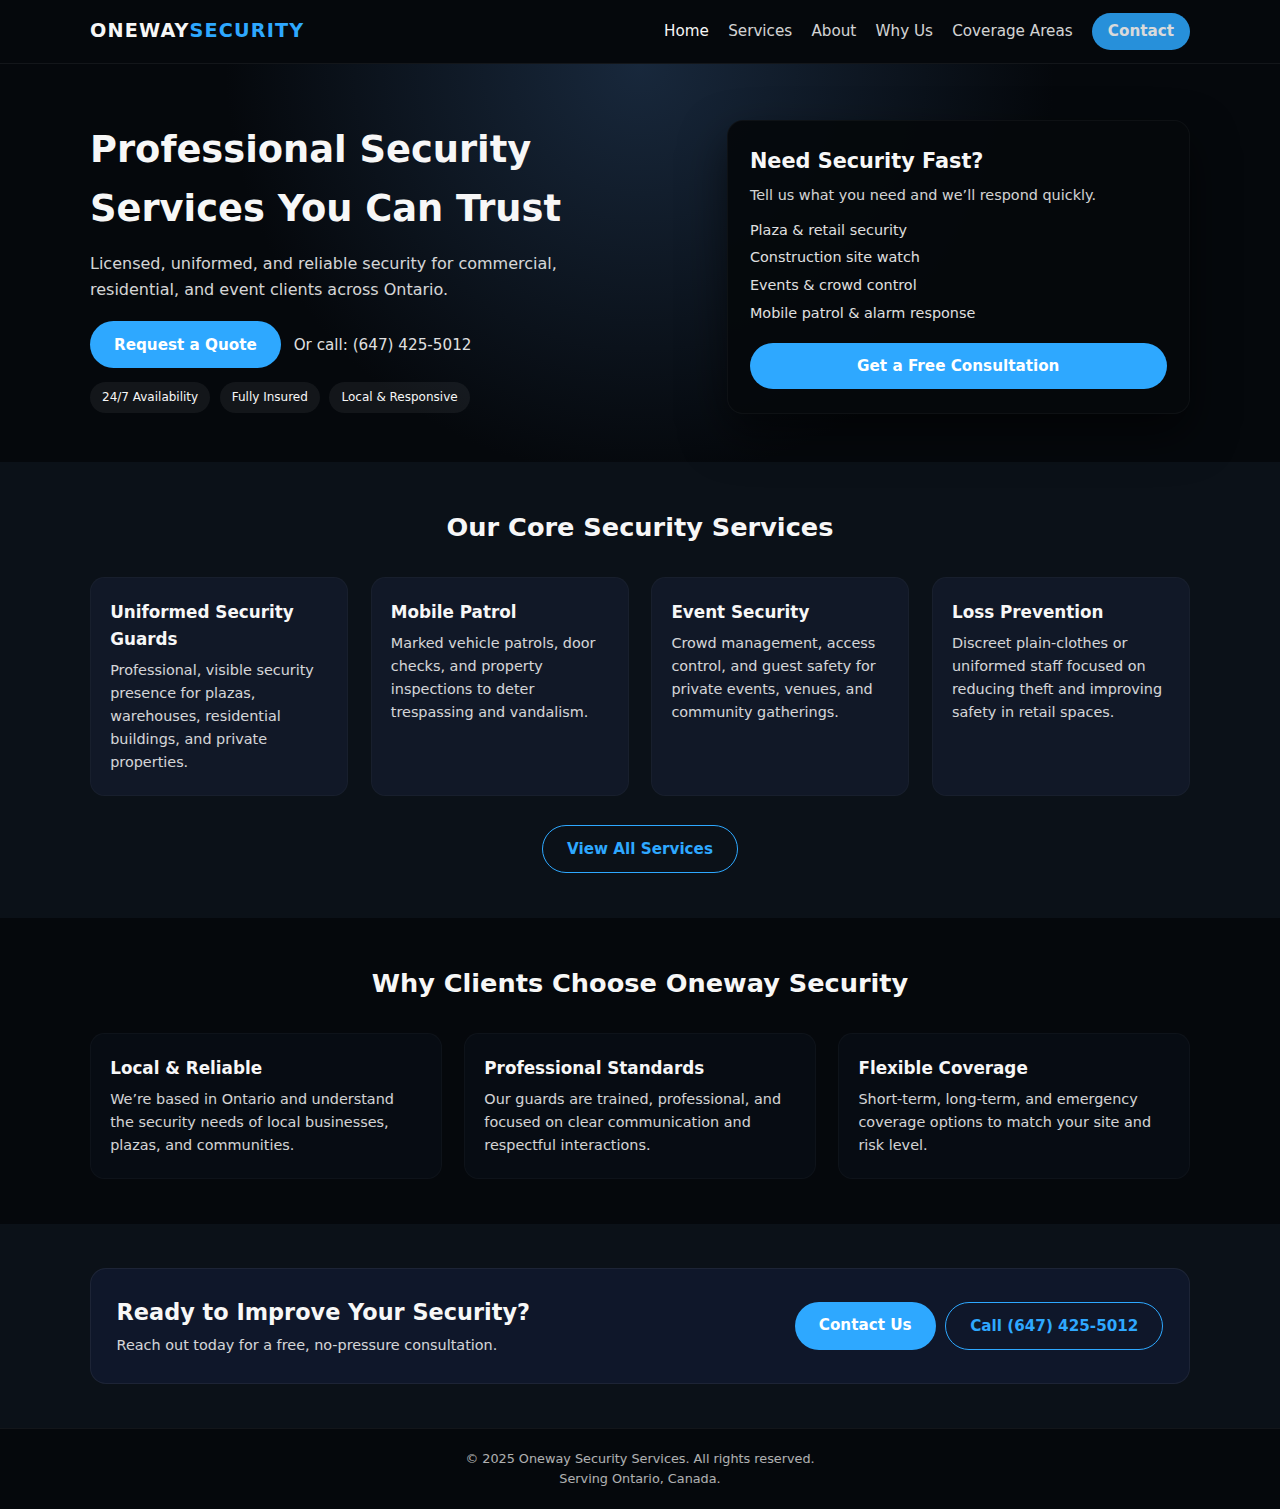
<file: index.html>
<!DOCTYPE html>
<html lang="en">
<head>
  <meta charset="UTF-8" />
  <meta name="viewport" content="width=device-width, initial-scale=1.0" />
  <title>Oneway Security Services | Professional Security in Ontario</title>

  <meta name="description" content="Oneway Security Services provides professional security guards, mobile patrol, event security, and property protection across Ontario. Reliable, licensed, and trusted." />

  <link rel="stylesheet" href="style.css" />
</head>
<body>
  <!-- HEADER -->
  <header class="site-header">
    <div class="container header-inner">
      <div class="logo">Oneway<span>Security</span></div>

      <button class="nav-toggle" aria-label="Toggle navigation">
        ☰
      </button>

      <nav class="site-nav">
        <a href="index.html" class="active">Home</a>
        <a href="services.html">Services</a>
        <a href="about.html">About</a>
        <a href="why-us.html">Why Us</a>
        <a href="coverage.html">Coverage Areas</a>
        <a href="contact.html" class="btn btn-small">Contact</a>
      </nav>
    </div>
  </header>

  <!-- HERO -->
  <section class="hero">
    <div class="container hero-inner">
      <div class="hero-text">
        <h1>Professional Security Services You Can Trust</h1>
        <p>
          Licensed, uniformed, and reliable security for commercial, residential, and event clients across Ontario.
        </p>
        <div class="hero-actions">
          <a href="contact.html" class="btn">Request a Quote</a>
          <a href="tel:6474255012" class="hero-call">Or call: (647) 425-5012</a>
        </div>

        <div class="hero-badges">
          <span>24/7 Availability</span>
          <span>Fully Insured</span>
          <span>Local & Responsive</span>
        </div>
      </div>

      <div class="hero-card">
        <h2>Need Security Fast?</h2>
        <p>Tell us what you need and we’ll respond quickly.</p>
        <ul>
          <li>Plaza & retail security</li>
          <li>Construction site watch</li>
          <li>Events & crowd control</li>
          <li>Mobile patrol & alarm response</li>
        </ul>
        <a href="contact.html" class="btn btn-full-width">Get a Free Consultation</a>
      </div>
    </div>
  </section>

  <!-- SERVICES PREVIEW -->
  <section class="section">
    <div class="container">
      <h2 class="section-title">Our Core Security Services</h2>

      <div class="grid">
        <article class="card">
          <h3>Uniformed Security Guards</h3>
          <p>
            Professional, visible security presence for plazas, warehouses, residential buildings, and private properties.
          </p>
        </article>

        <article class="card">
          <h3>Mobile Patrol</h3>
          <p>
            Marked vehicle patrols, door checks, and property inspections to deter trespassing and vandalism.
          </p>
        </article>

        <article class="card">
          <h3>Event Security</h3>
          <p>
            Crowd management, access control, and guest safety for private events, venues, and community gatherings.
          </p>
        </article>

        <article class="card">
          <h3>Loss Prevention</h3>
          <p>
            Discreet plain-clothes or uniformed staff focused on reducing theft and improving safety in retail spaces.
          </p>
        </article>
      </div>

      <div class="section-cta">
        <a href="services.html" class="btn btn-outline">View All Services</a>
      </div>
    </div>
  </section>

  <!-- WHY CHOOSE US -->
  <section class="section section-dark">
    <div class="container">
      <h2 class="section-title">Why Clients Choose Oneway Security</h2>
      <div class="grid grid-3">
        <div class="card card-dark">
          <h3>Local & Reliable</h3>
          <p>
            We’re based in Ontario and understand the security needs of local businesses, plazas, and communities.
          </p>
        </div>
        <div class="card card-dark">
          <h3>Professional Standards</h3>
          <p>
            Our guards are trained, professional, and focused on clear communication and respectful interactions.
          </p>
        </div>
        <div class="card card-dark">
          <h3>Flexible Coverage</h3>
          <p>
            Short-term, long-term, and emergency coverage options to match your site and risk level.
          </p>
        </div>
      </div>
    </div>
  </section>

  <!-- CONTACT CTA -->
  <section class="section">
    <div class="container contact-banner">
      <div>
        <h2>Ready to Improve Your Security?</h2>
        <p>Reach out today for a free, no-pressure consultation.</p>
      </div>
      <div class="contact-banner-actions">
        <a href="contact.html" class="btn">Contact Us</a>
        <a href="tel:6474255012" class="btn btn-outline">Call (647) 425-5012</a>
      </div>
    </div>
  </section>

  <!-- FOOTER -->
  <footer class="site-footer">
    <div class="container footer-inner">
      <p>© 2025 Oneway Security Services. All rights reserved.</p>
      <p>Serving Ontario, Canada.</p>
    </div>
  </footer>

  <script>
    // Simple mobile nav toggle
    const navToggle = document.querySelector('.nav-toggle');
    const nav = document.querySelector('.site-nav');

    if (navToggle && nav) {
      navToggle.addEventListener('click', () => {
        nav.classList.toggle('nav-open');
      });
    }
  </script>
</body>
</html>
</file>
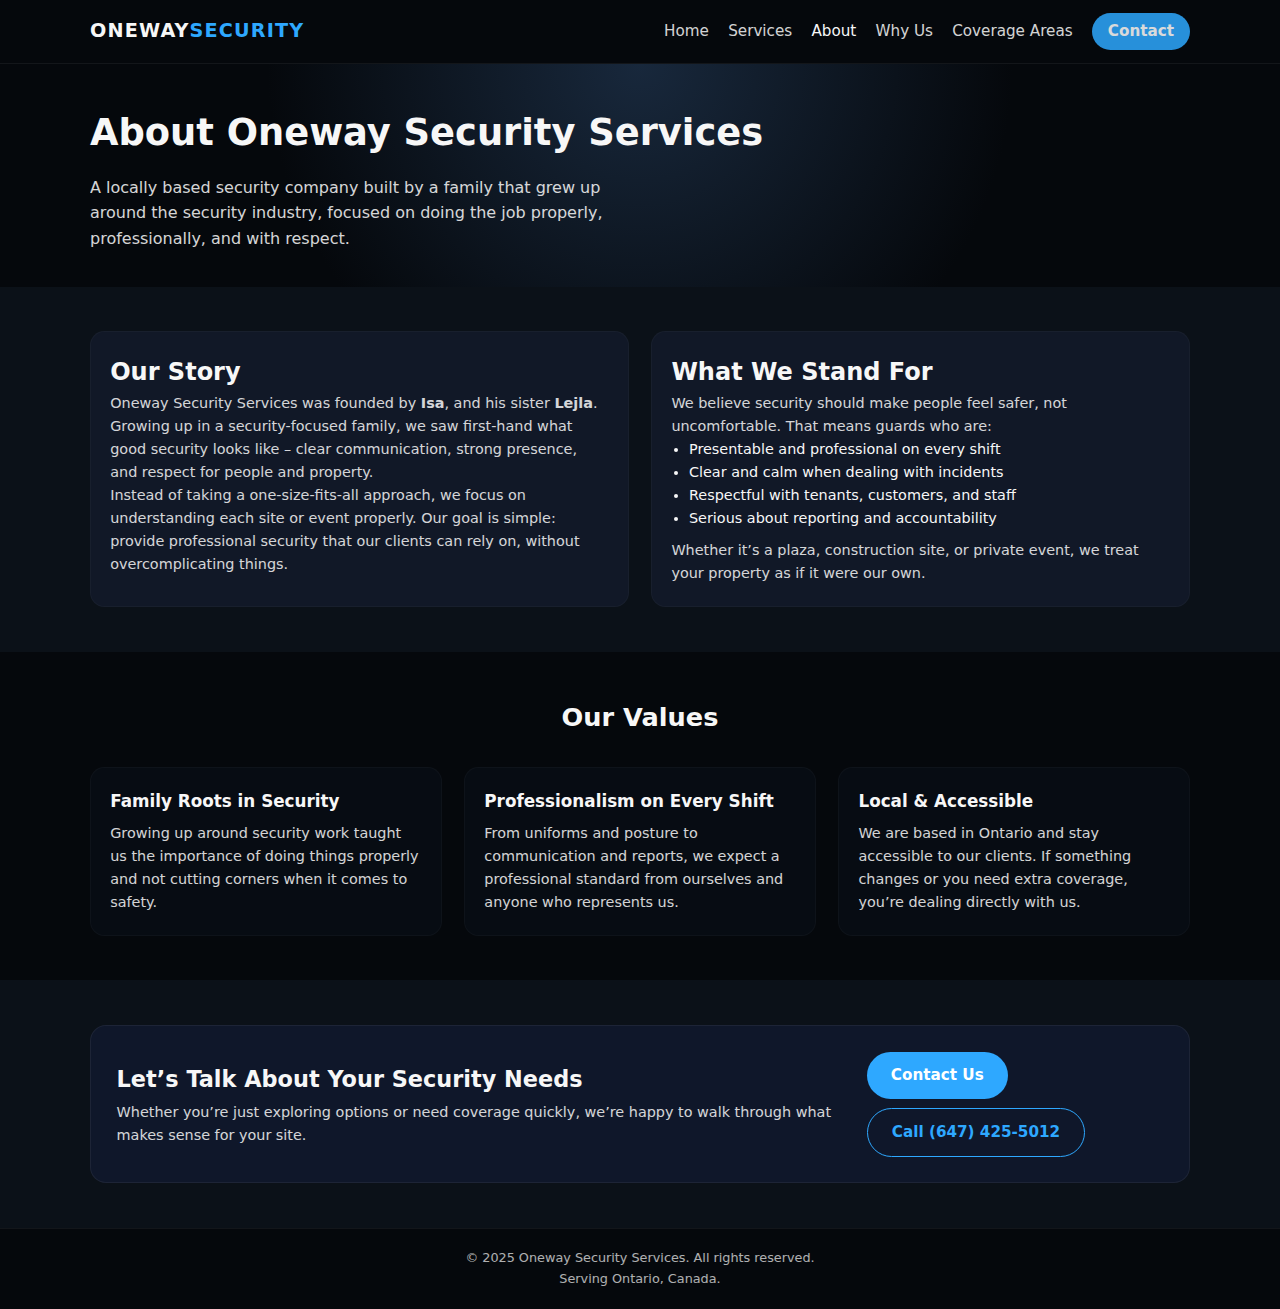
<file: about.html>
<!DOCTYPE html>
<html lang="en">
<head>
  <meta charset="UTF-8" />
  <meta name="viewport" content="width=device-width, initial-scale=1.0" />
  <title>About | Oneway Security Services</title>

  <meta name="description" content="Learn about Oneway Security Services, founded by Isa and supported by his sister Lejla, coming from a security-focused family and committed to professional protection across Ontario." />

  <link rel="stylesheet" href="style.css" />
</head>
<body>
  <!-- HEADER -->
  <header class="site-header">
    <div class="container header-inner">
      <div class="logo">Oneway<span>Security</span></div>

      <button class="nav-toggle" aria-label="Toggle navigation">
        ☰
      </button>

      <nav class="site-nav">
        <a href="index.html">Home</a>
        <a href="services.html">Services</a>
        <a href="about.html" class="active">About</a>
        <a href="why-us.html">Why Us</a>
        <a href="coverage.html">Coverage Areas</a>
        <a href="contact.html" class="btn btn-small">Contact</a>
      </nav>
    </div>
  </header>

  <!-- HERO / TITLE -->
  <section class="hero" style="padding: 2.5rem 0 2.2rem;">
    <div class="container">
      <div class="hero-text">
        <h1>About Oneway Security Services</h1>
        <p>
          A locally based security company built by a family that grew up around the security industry, focused on doing the job properly, professionally, and with respect.
        </p>
      </div>
    </div>
  </section>

  <!-- STORY -->
  <section class="section">
    <div class="container">
      <div class="grid">
        <article class="card">
          <h2>Our Story</h2>
          <p>
            Oneway Security Services was founded by <strong>Isa</strong>, and his sister <strong>Lejla</strong>.
            Growing up in a security-focused family, we saw first-hand what good security looks like – clear communication, strong presence, and respect for people and property.
          </p>
          <p>
            Instead of taking a one-size-fits-all approach, we focus on understanding each site or event properly.
            Our goal is simple: provide professional security that our clients can rely on, without overcomplicating things.
          </p>
        </article>

        <article class="card">
          <h2>What We Stand For</h2>
          <p>
            We believe security should make people feel safer, not uncomfortable. That means guards who are:
          </p>
          <ul style="margin-left: 1.1rem; font-size: 0.9rem;">
            <li>Presentable and professional on every shift</li>
            <li>Clear and calm when dealing with incidents</li>
            <li>Respectful with tenants, customers, and staff</li>
            <li>Serious about reporting and accountability</li>
          </ul>
          <p style="margin-top: 0.6rem;">
            Whether it’s a plaza, construction site, or private event, we treat your property as if it were our own.
          </p>
        </article>
      </div>
    </div>
  </section>

  <!-- VALUES -->
  <section class="section section-dark">
    <div class="container">
      <h2 class="section-title">Our Values</h2>
      <div class="grid grid-3">
        <article class="card card-dark">
          <h3>Family Roots in Security</h3>
          <p>
            Growing up around security work taught us the importance of doing things properly and not cutting corners when it comes to safety.
          </p>
        </article>

        <article class="card card-dark">
          <h3>Professionalism on Every Shift</h3>
          <p>
            From uniforms and posture to communication and reports, we expect a professional standard from ourselves and anyone who represents us.
          </p>
        </article>

        <article class="card card-dark">
          <h3>Local & Accessible</h3>
          <p>
            We are based in Ontario and stay accessible to our clients. If something changes or you need extra coverage, you’re dealing directly with us.
          </p>
        </article>
      </div>
    </div>
  </section>

  <!-- CTA -->
  <section class="section">
    <div class="container contact-banner">
      <div>
        <h2>Let’s Talk About Your Security Needs</h2>
        <p>
          Whether you’re just exploring options or need coverage quickly, we’re happy to walk through what makes sense for your site.
        </p>
      </div>
      <div class="contact-banner-actions">
        <a href="contact.html" class="btn">Contact Us</a>
        <a href="tel:6474255012" class="btn btn-outline">Call (647) 425-5012</a>
      </div>
    </div>
  </section>

  <!-- FOOTER -->
  <footer class="site-footer">
    <div class="container footer-inner">
      <p>© 2025 Oneway Security Services. All rights reserved.</p>
      <p>Serving Ontario, Canada.</p>
    </div>
  </footer>

  <script>
    const navToggle = document.querySelector('.nav-toggle');
    const nav = document.querySelector('.site-nav');

    if (navToggle && nav) {
      navToggle.addEventListener('click', () => {
        nav.classList.toggle('nav-open');
      });
    }
  </script>
</body>
</html>
</file>
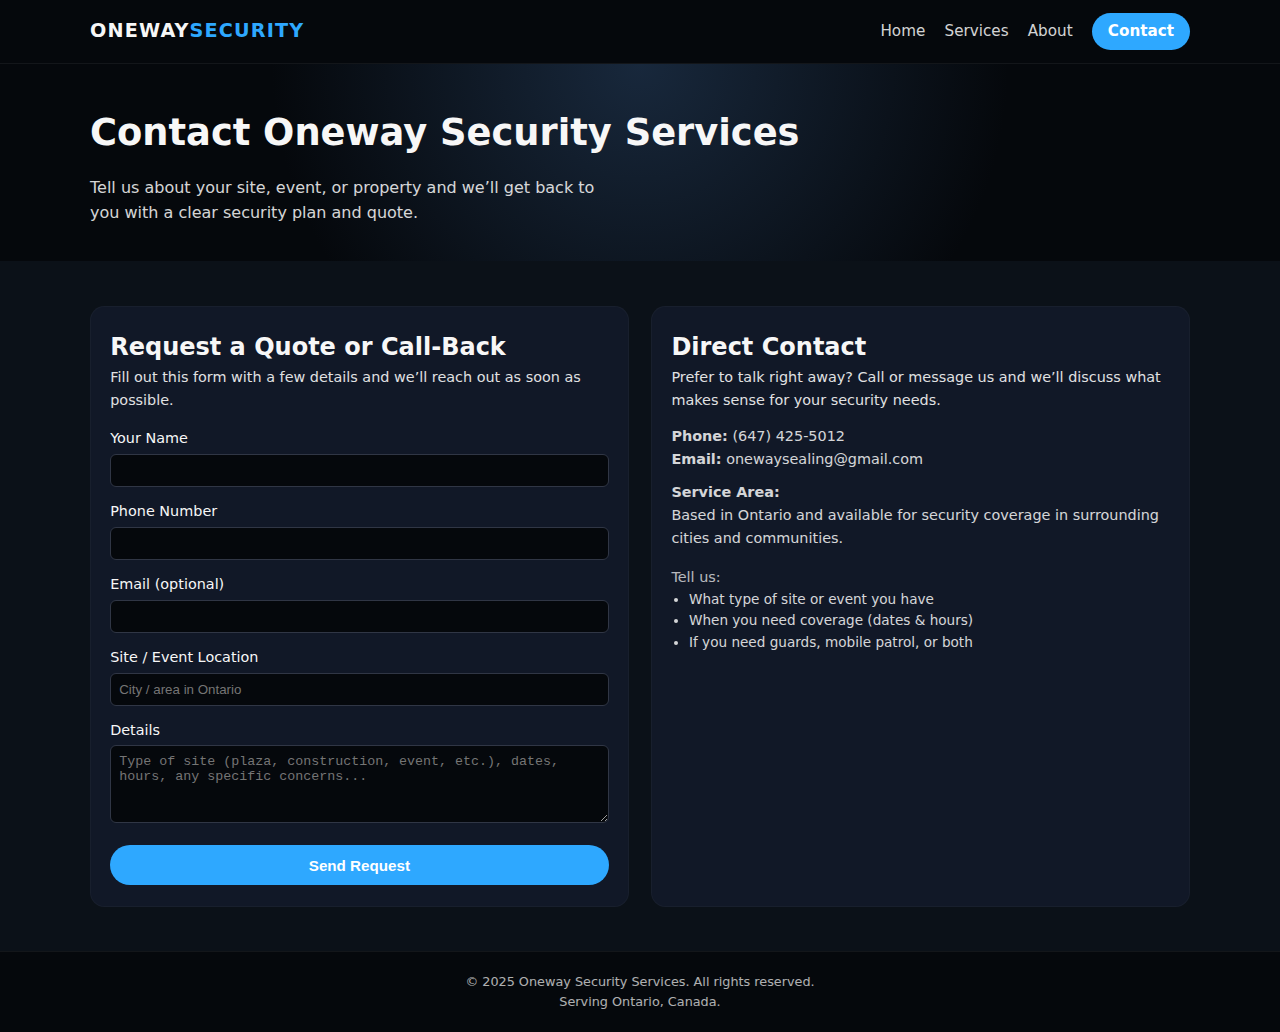
<file: contact.html>
<!DOCTYPE html>
<html lang="en">
<head>
  <meta charset="UTF-8" />
  <meta name="viewport" content="width=device-width, initial-scale=1.0" />
  <title>Contact | Oneway Security Services</title>

  <meta name="description" content="Contact Oneway Security Services for professional security guards, mobile patrol, construction site watch, and event security across Ontario." />

  <link rel="stylesheet" href="style.css" />
</head>
<body>
  <!-- HEADER -->
  <header class="site-header">
    <div class="container header-inner">
      <div class="logo">Oneway<span>Security</span></div>

      <button class="nav-toggle" aria-label="Toggle navigation">
        ☰
      </button>

      <nav class="site-nav">
        <a href="index.html">Home</a>
        <a href="services.html">Services</a>
        <a href="about.html">About</a>
        <a href="contact.html" class="active btn btn-small">Contact</a>
      </nav>
    </div>
  </header>

  <!-- HERO / TITLE -->
  <section class="hero" style="padding: 2.5rem 0 2.2rem;">
    <div class="container">
      <div class="hero-text">
        <h1>Contact Oneway Security Services</h1>
        <p>
          Tell us about your site, event, or property and we’ll get back to you with a clear security plan and quote.
        </p>
      </div>
    </div>
  </section>

  <!-- CONTACT CONTENT -->
  <section class="section">
    <div class="container">
      <div class="grid">
        <!-- CONTACT FORM -->
        <article class="card">
          <h2>Request a Quote or Call-Back</h2>
          <p style="font-size: 0.9rem; opacity: 0.9; margin-bottom: 0.8rem;">
            Fill out this form with a few details and we’ll reach out as soon as possible.
          </p>

          <!-- NOTE: replace the email below with your preferred contact email -->
         <form
  action="https://formsubmit.co/onewaysealing@gmail.com"
  method="POST"
>
  <!-- Redirect after submit -->
  <input type="hidden" name="_next" value="https://www.onewaysecurityservices.com/thankyou.html">
  <!-- Disable captcha (optional) -->
  <input type="hidden" name="_captcha" value="false">

  <div style="margin-bottom: 0.7rem;">
    <label for="name" style="font-size: 0.9rem;">Your Name</label><br />
    <input
      type="text"
      id="name"
      name="Name"
      required
      style="width: 100%; padding: 0.5rem; margin-top: 0.2rem; border-radius: 6px; border: 1px solid #303645; background:#05080c; color:#f7f7f7;"
    />
  </div>

  <div style="margin-bottom: 0.7rem;">
    <label for="phone" style="font-size: 0.9rem;">Phone Number</label><br />
    <input
      type="tel"
      id="phone"
      name="Phone"
      required
      style="width: 100%; padding: 0.5rem; margin-top: 0.2rem; border-radius: 6px; border: 1px solid #303645; background:#05080c; color:#f7f7f7;"
    />
  </div>

  <div style="margin-bottom: 0.7rem;">
    <label for="email" style="font-size: 0.9rem;">Email (optional)</label><br />
    <input
      type="email"
      id="email"
      name="Email"
      style="width: 100%; padding: 0.5rem; margin-top: 0.2rem; border-radius: 6px; border: 1px solid #303645; background:#05080c; color:#f7f7f7;"
    />
  </div>

  <div style="margin-bottom: 0.7rem;">
    <label for="location" style="font-size: 0.9rem;">Site / Event Location</label><br />
    <input
      type="text"
      id="location"
      name="Location"
      placeholder="City / area in Ontario"
      style="width: 100%; padding: 0.5rem; margin-top: 0.2rem; border-radius: 6px; border: 1px solid #303645; background:#05080c; color:#f7f7f7;"
    />
  </div>

  <div style="margin-bottom: 0.9rem;">
    <label for="details" style="font-size: 0.9rem;">Details</label><br />
    <textarea
      id="details"
      name="Details"
      rows="4"
      placeholder="Type of site (plaza, construction, event, etc.), dates, hours, any specific concerns..."
      style="width: 100%; padding: 0.5rem; margin-top: 0.2rem; border-radius: 6px; border: 1px solid #303645; background:#05080c; color:#f7f7f7; resize: vertical;"
    ></textarea>
  </div>

  <button type="submit" class="btn btn-full-width">
    Send Request
  </button>
</form>
        </article>

        <!-- CONTACT INFO -->
        <article class="card">
          <h2>Direct Contact</h2>
          <p style="font-size: 0.9rem; opacity: 0.9;">
            Prefer to talk right away? Call or message us and we’ll discuss what makes sense for your security needs.
          </p>

          <div style="margin-top: 0.8rem; font-size: 0.9rem;">
            <p><strong>Phone:</strong> <a href="tel:6474255012">(647) 425-5012</a></p>
            <p><strong>Email:</strong> <a href="mailto:onewaysealing@gmail.com">onewaysealing@gmail.com</a></p>
            <p style="margin-top: 0.6rem;">
              <strong>Service Area:</strong><br />
              Based in Ontario and available for security coverage in surrounding cities and communities.
            </p>
          </div>

          <div style="margin-top: 1rem; font-size: 0.85rem; opacity: 0.85;">
            <p>
              Tell us:
            </p>
            <ul style="margin-left: 1.1rem;">
              <li>What type of site or event you have</li>
              <li>When you need coverage (dates & hours)</li>
              <li>If you need guards, mobile patrol, or both</li>
            </ul>
          </div>
        </article>
      </div>
    </div>
  </section>

  <!-- FOOTER -->
  <footer class="site-footer">
    <div class="container footer-inner">
      <p>© 2025 Oneway Security Services. All rights reserved.</p>
      <p>Serving Ontario, Canada.</p>
    </div>
  </footer>

  <script>
    const navToggle = document.querySelector('.nav-toggle');
    const nav = document.querySelector('.site-nav');

    if (navToggle && nav) {
      navToggle.addEventListener('click', () => {
        nav.classList.toggle('nav-open');
      });
    }
  </script>
</body>
</html>
</file>
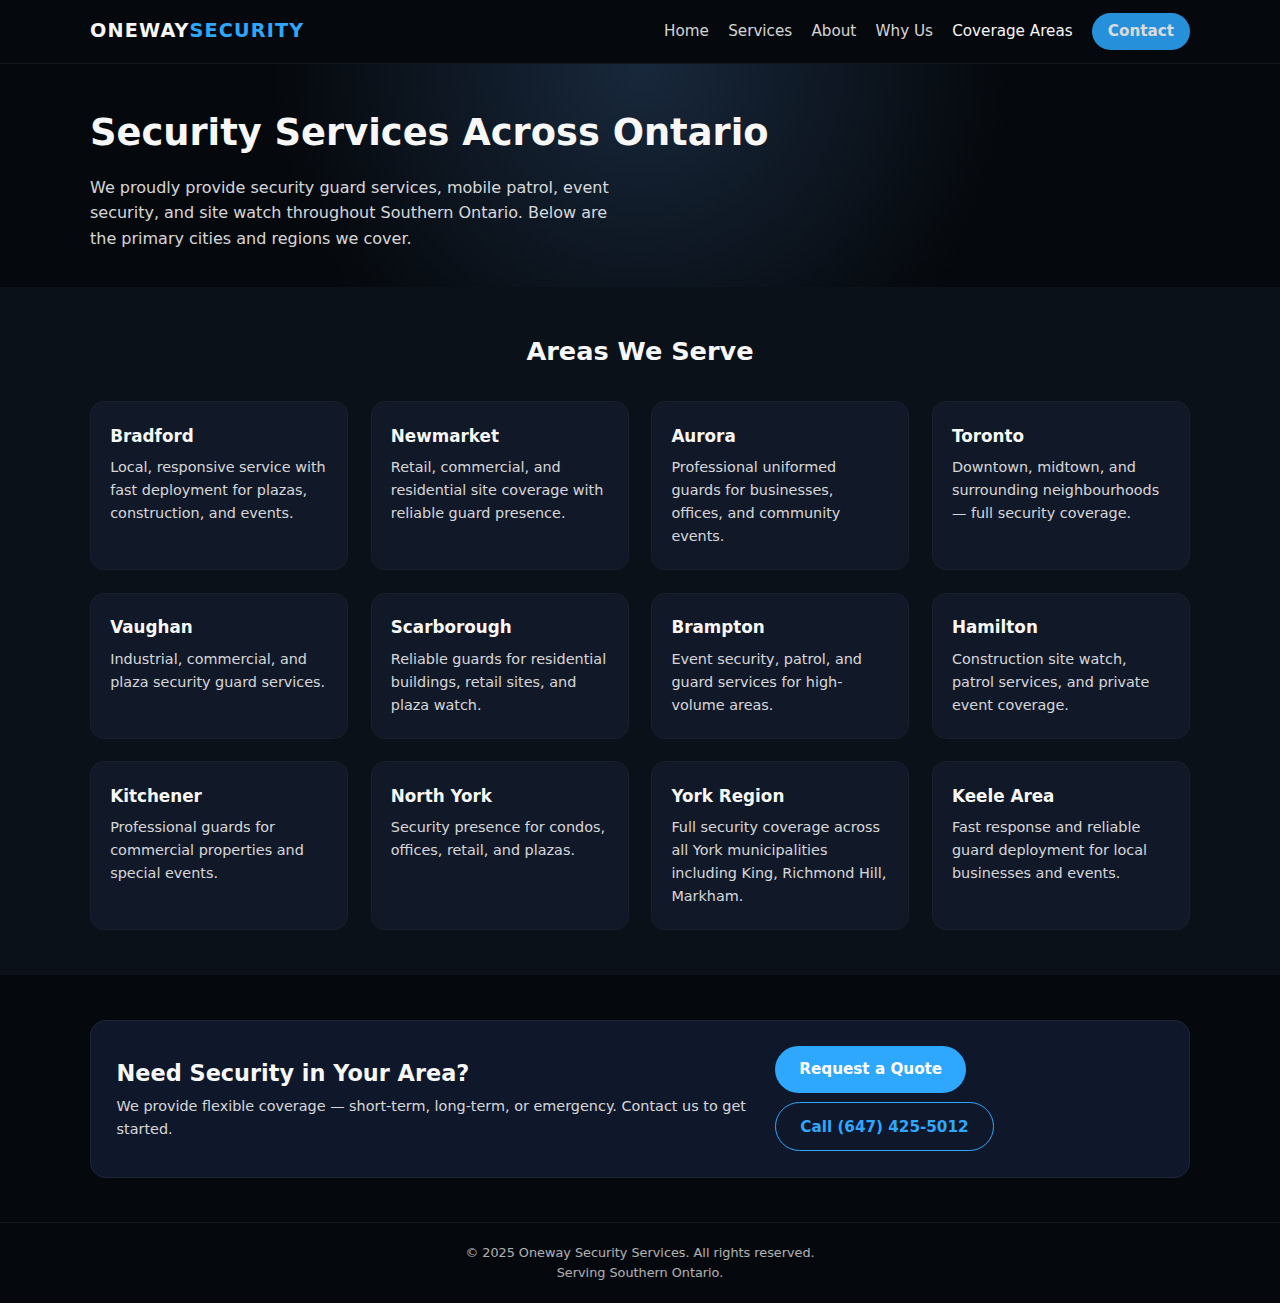
<file: coverage.html>
<!DOCTYPE html>
<html lang="en">
<head>
  <meta charset="UTF-8" />
  <meta name="viewport" content="width=device-width, initial-scale=1.0" />
  <title>Coverage Areas | Oneway Security Services</title>

  <meta name="description" content="Oneway Security Services provides professional security guard and mobile patrol coverage across Ontario including Bradford, Newmarket, Aurora, Toronto, Vaughan, Scarborough, Brampton, Hamilton, Kitchener, North York and more." />

  <link rel="stylesheet" href="style.css" />
</head>
<body>

  <!-- HEADER -->
  <header class="site-header">
    <div class="container header-inner">
      <div class="logo">Oneway<span>Security</span></div>

      <button class="nav-toggle" aria-label="Toggle navigation">
        ☰
      </button>

      <nav class="site-nav">
        <a href="index.html">Home</a>
        <a href="services.html">Services</a>
        <a href="about.html">About</a>
        <a href="why-us.html">Why Us</a>
        <a href="coverage.html" class="active">Coverage Areas</a>
        <a href="contact.html" class="btn btn-small">Contact</a>
      </nav>
    </div>
  </header>

  <!-- HERO -->
  <section class="hero" style="padding: 2.5rem 0 2.2rem;">
    <div class="container">
      <div class="hero-text">
        <h1>Security Services Across Ontario</h1>
        <p>
          We proudly provide security guard services, mobile patrol, event security, and site watch throughout Southern Ontario.
          Below are the primary cities and regions we cover.
        </p>
      </div>
    </div>
  </section>

  <!-- COVERAGE GRID -->
  <section class="section">
    <div class="container">
      <h2 class="section-title">Areas We Serve</h2>

      <div class="grid grid-3">

        <article class="card">
          <h3>Bradford</h3>
          <p>Local, responsive service with fast deployment for plazas, construction, and events.</p>
        </article>

        <article class="card">
          <h3>Newmarket</h3>
          <p>Retail, commercial, and residential site coverage with reliable guard presence.</p>
        </article>

        <article class="card">
          <h3>Aurora</h3>
          <p>Professional uniformed guards for businesses, offices, and community events.</p>
        </article>

        <article class="card">
          <h3>Toronto</h3>
          <p>Downtown, midtown, and surrounding neighbourhoods — full security coverage.</p>
        </article>

        <article class="card">
          <h3>Vaughan</h3>
          <p>Industrial, commercial, and plaza security guard services.</p>
        </article>

        <article class="card">
          <h3>Scarborough</h3>
          <p>Reliable guards for residential buildings, retail sites, and plaza watch.</p>
        </article>

        <article class="card">
          <h3>Brampton</h3>
          <p>Event security, patrol, and guard services for high-volume areas.</p>
        </article>

        <article class="card">
          <h3>Hamilton</h3>
          <p>Construction site watch, patrol services, and private event coverage.</p>
        </article>

        <article class="card">
          <h3>Kitchener</h3>
          <p>Professional guards for commercial properties and special events.</p>
        </article>

        <article class="card">
          <h3>North York</h3>
          <p>Security presence for condos, offices, retail, and plazas.</p>
        </article>

        <article class="card">
          <h3>York Region</h3>
          <p>Full security coverage across all York municipalities including King, Richmond Hill, Markham.</p>
        </article>

        <article class="card">
          <h3>Keele Area</h3>
          <p>Fast response and reliable guard deployment for local businesses and events.</p>
        </article>

      </div>
    </div>
  </section>

  <!-- CTA -->
  <section class="section section-dark">
    <div class="container contact-banner">
      <div>
        <h2>Need Security in Your Area?</h2>
        <p>
          We provide flexible coverage — short-term, long-term, or emergency. Contact us to get started.
        </p>
      </div>
      <div class="contact-banner-actions">
        <a href="contact.html" class="btn">Request a Quote</a>
        <a href="tel:6474255012" class="btn btn-outline">Call (647) 425-5012</a>
      </div>
    </div>
  </section>

  <!-- FOOTER -->
  <footer class="site-footer">
    <div class="container footer-inner">
      <p>© 2025 Oneway Security Services. All rights reserved.</p>
      <p>Serving Southern Ontario.</p>
    </div>
  </footer>

  <script>
    const navToggle = document.querySelector('.nav-toggle');
    const nav = document.querySelector('.site-nav');

    if (navToggle && nav) {
      navToggle.addEventListener('click', () => {
        nav.classList.toggle('nav-open');
      });
    }
  </script>

</body>
</html>
</file>
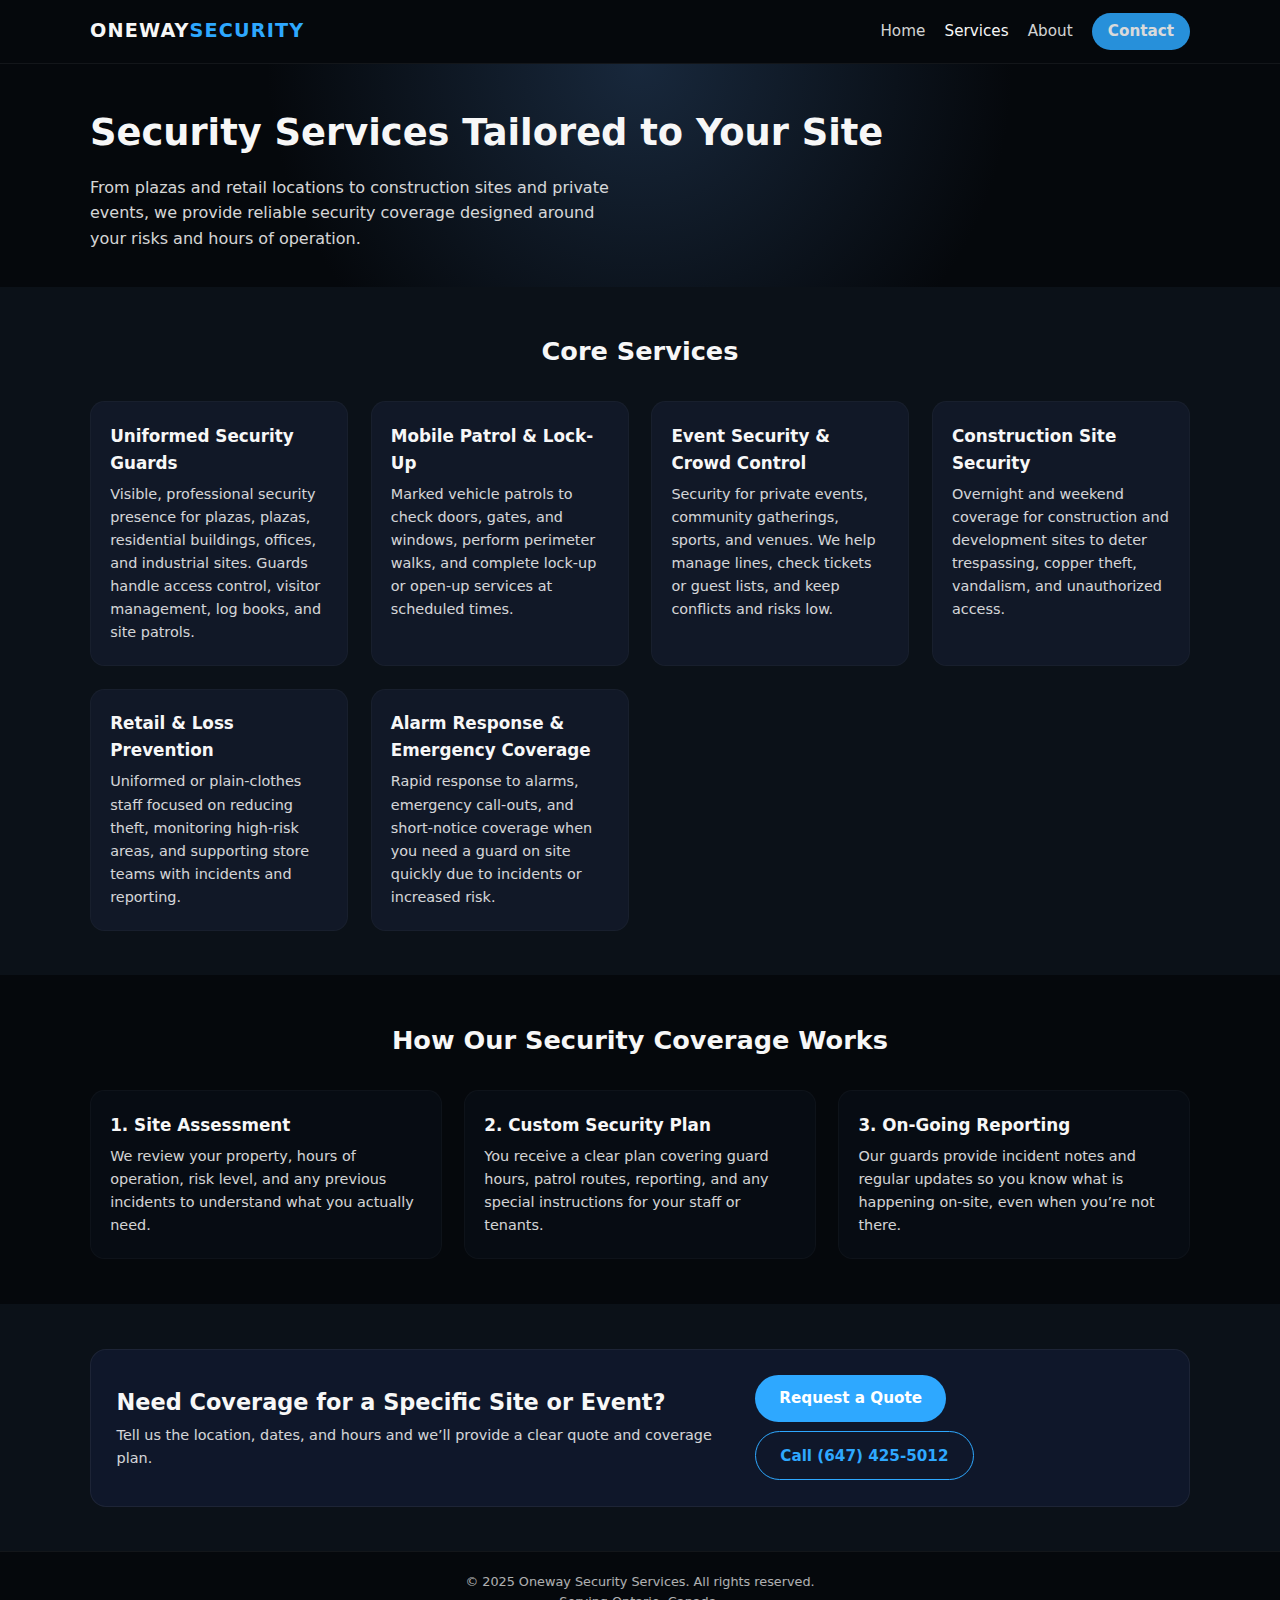
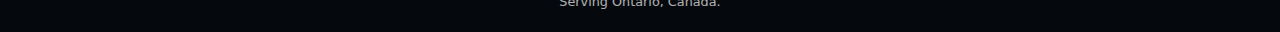
<file: services.html>
<!DOCTYPE html>
<html lang="en">
<head>
  <meta charset="UTF-8" />
  <meta name="viewport" content="width=device-width, initial-scale=1.0" />
  <title>Services | Oneway Security Services</title>

  <meta name="description" content="View all security services offered by Oneway Security Services, including uniformed guards, mobile patrol, event security, construction site watch, and more." />

  <link rel="stylesheet" href="style.css" />
</head>
<body>
  <!-- HEADER -->
  <header class="site-header">
    <div class="container header-inner">
      <div class="logo">Oneway<span>Security</span></div>

      <button class="nav-toggle" aria-label="Toggle navigation">
        ☰
      </button>

      <nav class="site-nav">
        <a href="index.html">Home</a>
        <a href="services.html" class="active">Services</a>
        <a href="about.html">About</a>
        <a href="contact.html" class="btn btn-small">Contact</a>
      </nav>
    </div>
  </header>

  <!-- HERO / TITLE -->
  <section class="hero" style="padding: 2.5rem 0 2.2rem;">
    <div class="container">
      <div class="hero-text">
        <h1>Security Services Tailored to Your Site</h1>
        <p>
          From plazas and retail locations to construction sites and private events, we provide reliable security coverage designed around your risks and hours of operation.
        </p>
      </div>
    </div>
  </section>

  <!-- SERVICES GRID -->
  <section class="section">
    <div class="container">
      <h2 class="section-title">Core Services</h2>

      <div class="grid">
        <article class="card">
          <h3>Uniformed Security Guards</h3>
          <p>
            Visible, professional security presence for plazas, plazas, residential buildings, offices, and industrial sites.
            Guards handle access control, visitor management, log books, and site patrols.
          </p>
        </article>

        <article class="card">
          <h3>Mobile Patrol & Lock-Up</h3>
          <p>
            Marked vehicle patrols to check doors, gates, and windows, perform perimeter walks, and complete lock-up or open-up services at scheduled times.
          </p>
        </article>

        <article class="card">
          <h3>Event Security & Crowd Control</h3>
          <p>
            Security for private events, community gatherings, sports, and venues. We help manage lines, check tickets or guest lists, and keep conflicts and risks low.
          </p>
        </article>

        <article class="card">
          <h3>Construction Site Security</h3>
          <p>
            Overnight and weekend coverage for construction and development sites to deter trespassing, copper theft, vandalism, and unauthorized access.
          </p>
        </article>

        <article class="card">
          <h3>Retail & Loss Prevention</h3>
          <p>
            Uniformed or plain-clothes staff focused on reducing theft, monitoring high-risk areas, and supporting store teams with incidents and reporting.
          </p>
        </article>

        <article class="card">
          <h3>Alarm Response & Emergency Coverage</h3>
          <p>
            Rapid response to alarms, emergency call-outs, and short-notice coverage when you need a guard on site quickly due to incidents or increased risk.
          </p>
        </article>
      </div>
    </div>
  </section>

  <!-- HOW IT WORKS -->
  <section class="section section-dark">
    <div class="container">
      <h2 class="section-title">How Our Security Coverage Works</h2>

      <div class="grid grid-3">
        <article class="card card-dark">
          <h3>1. Site Assessment</h3>
          <p>
            We review your property, hours of operation, risk level, and any previous incidents to understand what you actually need.
          </p>
        </article>

        <article class="card card-dark">
          <h3>2. Custom Security Plan</h3>
          <p>
            You receive a clear plan covering guard hours, patrol routes, reporting, and any special instructions for your staff or tenants.
          </p>
        </article>

        <article class="card card-dark">
          <h3>3. On-Going Reporting</h3>
          <p>
            Our guards provide incident notes and regular updates so you know what is happening on-site, even when you’re not there.
          </p>
        </article>
      </div>
    </div>
  </section>

  <!-- CTA -->
  <section class="section">
    <div class="container contact-banner">
      <div>
        <h2>Need Coverage for a Specific Site or Event?</h2>
        <p>Tell us the location, dates, and hours and we’ll provide a clear quote and coverage plan.</p>
      </div>
      <div class="contact-banner-actions">
        <a href="contact.html" class="btn">Request a Quote</a>
        <a href="tel:6474255012" class="btn btn-outline">Call (647) 425-5012</a>
      </div>
    </div>
  </section>

  <!-- FOOTER -->
  <footer class="site-footer">
    <div class="container footer-inner">
      <p>© 2025 Oneway Security Services. All rights reserved.</p>
      <p>Serving Ontario, Canada.</p>
    </div>
  </footer>

  <script>
    const navToggle = document.querySelector('.nav-toggle');
    const nav = document.querySelector('.site-nav');

    if (navToggle && nav) {
      navToggle.addEventListener('click', () => {
        nav.classList.toggle('nav-open');
      });
    }
  </script>
</body>
</html>
</file>
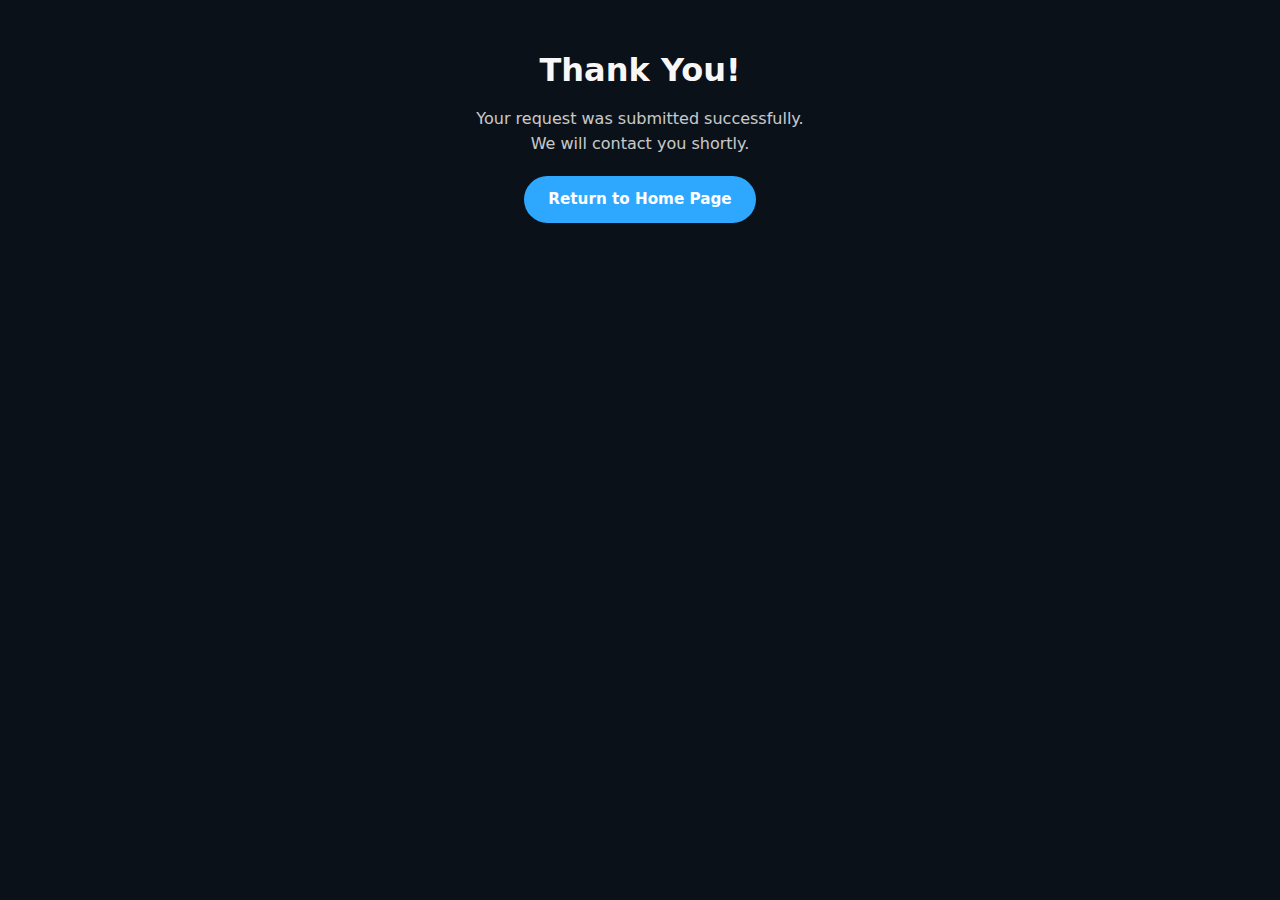
<file: thankyou.html>
<!DOCTYPE html>
<html lang="en">
<head>
  <meta charset="UTF-8">
  <meta name="viewport" content="width=device-width, initial-scale=1.0">
  <title>Thank You | Oneway Security Services</title>
  <link rel="stylesheet" href="style.css">
</head>
<body>

<section class="section">
  <div class="container" style="text-align: center;">
    <h1>Thank You!</h1>
    <p style="margin-top: 0.6rem; opacity: 0.8;">
      Your request was submitted successfully.<br>
      We will contact you shortly.
    </p>

    <a href="index.html" class="btn" style="margin-top: 1.2rem;">Return to Home Page</a>
  </div>
</section>

</body>
</html>
</file>
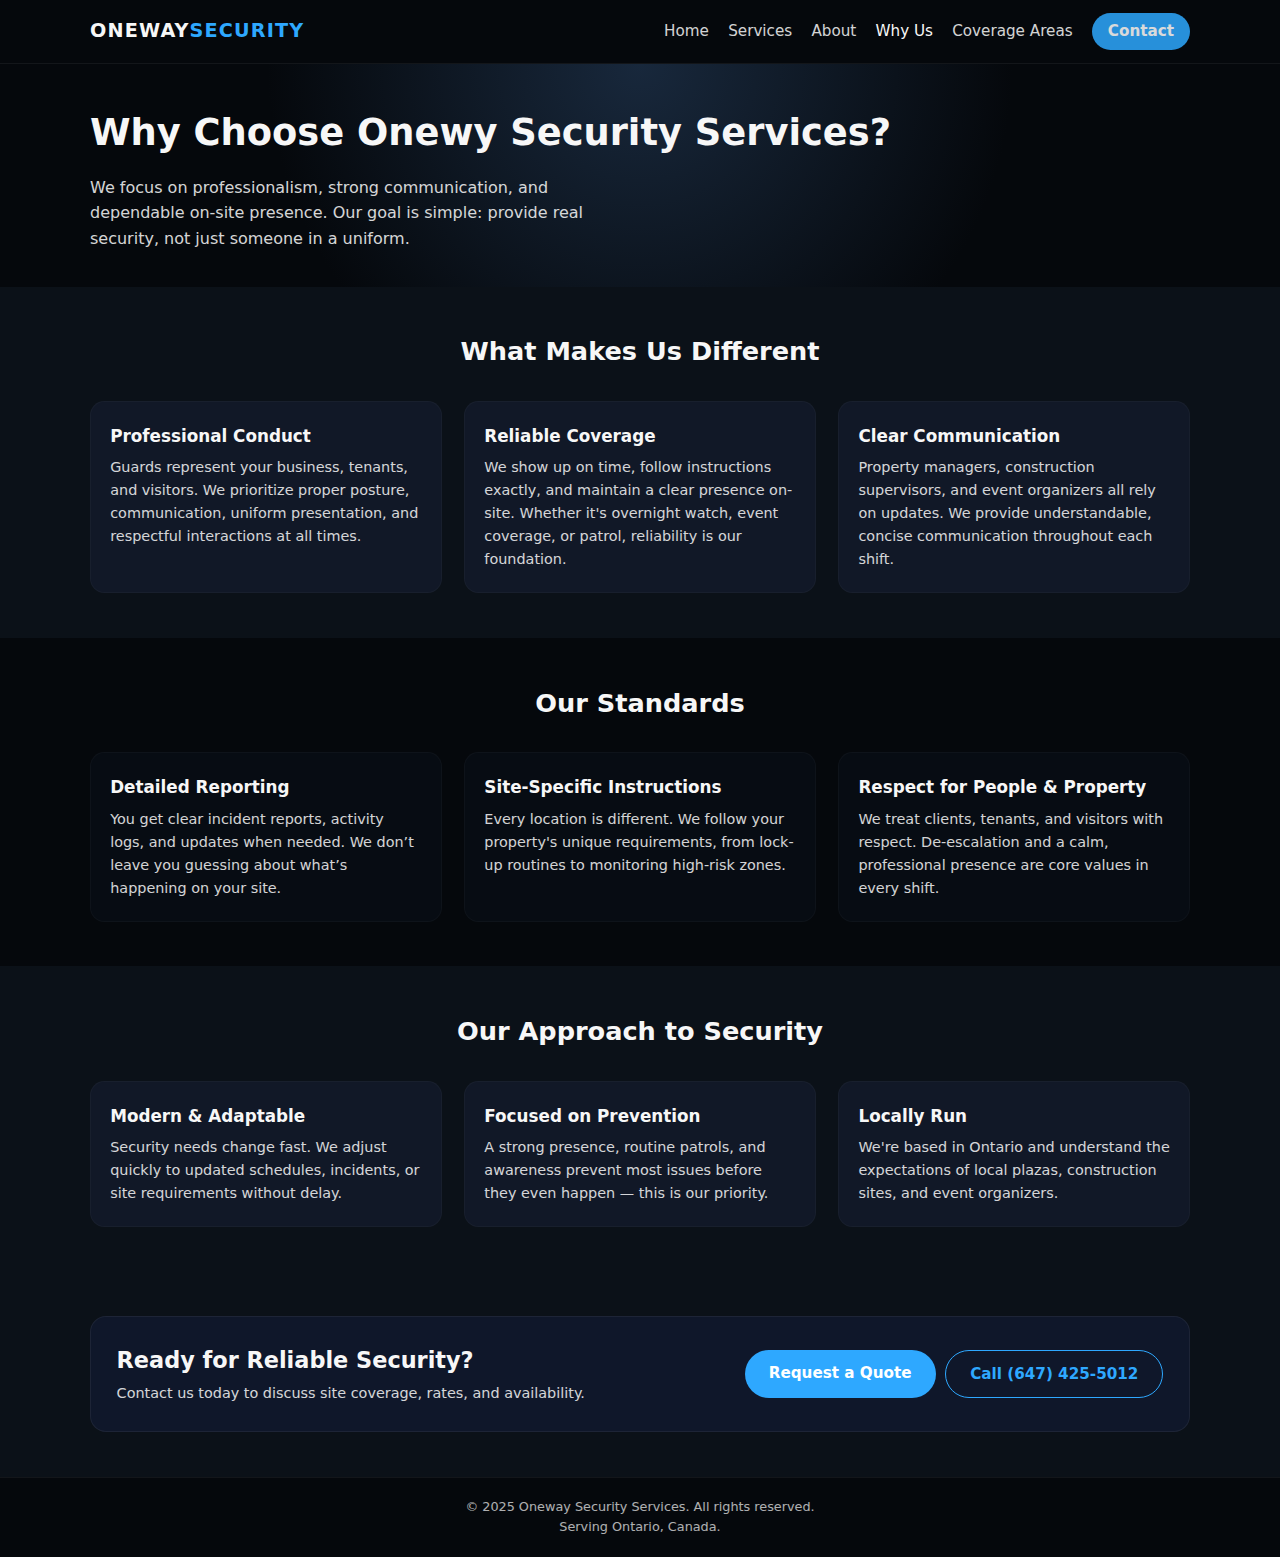
<file: why-us.html>
<!DOCTYPE html>
<html lang="en">
<head>
  <meta charset="UTF-8" />
  <meta name="viewport" content="width=device-width, initial-scale=1.0" />
  <title>Why Choose Us | Oneway Security Services</title>

  <meta name="description" content="Learn why businesses trust Oneway Security Services. Professional conduct, reliable response, strong communication, and a modern approach to site safety." />

  <link rel="stylesheet" href="style.css" />
</head>
<body>
  <!-- HEADER -->
  <header class="site-header">
    <div class="container header-inner">
      <div class="logo">Oneway<span>Security</span></div>

      <button class="nav-toggle" aria-label="Toggle navigation">
        ☰
      </button>

      <nav class="site-nav">
        <a href="index.html">Home</a>
        <a href="services.html">Services</a>
        <a href="about.html">About</a>
        <a href="why-us.html" class="active">Why Us</a>
        <a href="coverage.html">Coverage Areas</a>
        <a href="contact.html" class="btn btn-small">Contact</a>
      </nav>
    </div>
  </header>

  <!-- HERO -->
  <section class="hero" style="padding: 2.5rem 0 2.2rem;">
    <div class="container">
      <div class="hero-text">
        <h1>Why Choose Onewy Security Services?</h1>
        <p>
          We focus on professionalism, strong communication, and dependable on-site presence. Our goal is simple: provide real security, not just someone in a uniform.
        </p>
      </div>
    </div>
  </section>

  <!-- SECTION 1 -->
  <section class="section">
    <div class="container">
      <h2 class="section-title">What Makes Us Different</h2>

      <div class="grid grid-3">
        <article class="card">
          <h3>Professional Conduct</h3>
          <p>
            Guards represent your business, tenants, and visitors. We prioritize proper posture, communication, uniform presentation, and respectful interactions at all times.
          </p>
        </article>

        <article class="card">
          <h3>Reliable Coverage</h3>
          <p>
            We show up on time, follow instructions exactly, and maintain a clear presence on-site. Whether it's overnight watch, event coverage, or patrol, reliability is our foundation.
          </p>
        </article>

        <article class="card">
          <h3>Clear Communication</h3>
          <p>
            Property managers, construction supervisors, and event organizers all rely on updates. We provide understandable, concise communication throughout each shift.
          </p>
        </article>
      </div>
    </div>
  </section>

  <!-- SECTION 2 -->
  <section class="section section-dark">
    <div class="container">
      <h2 class="section-title">Our Standards</h2>

      <div class="grid grid-3">
        <article class="card card-dark">
          <h3>Detailed Reporting</h3>
          <p>
            You get clear incident reports, activity logs, and updates when needed. We don’t leave you guessing about what’s happening on your site.
          </p>
        </article>

        <article class="card card-dark">
          <h3>Site-Specific Instructions</h3>
          <p>
            Every location is different. We follow your property's unique requirements, from lock-up routines to monitoring high-risk zones.
          </p>
        </article>

        <article class="card card-dark">
          <h3>Respect for People & Property</h3>
          <p>
            We treat clients, tenants, and visitors with respect. De-escalation and a calm, professional presence are core values in every shift.
          </p>
        </article>
      </div>
    </div>
  </section>

  <!-- SECTION 3 -->
  <section class="section">
    <div class="container">
      <h2 class="section-title">Our Approach to Security</h2>

      <div class="grid grid-3">
        <article class="card">
          <h3>Modern & Adaptable</h3>
          <p>
            Security needs change fast. We adjust quickly to updated schedules, incidents, or site requirements without delay.
          </p>
        </article>

        <article class="card">
          <h3>Focused on Prevention</h3>
          <p>
            A strong presence, routine patrols, and awareness prevent most issues before they even happen — this is our priority.
          </p>
        </article>

        <article class="card">
          <h3>Locally Run</h3>
          <p>
            We're based in Ontario and understand the expectations of local plazas, construction sites, and event organizers.
          </p>
        </article>
      </div>
    </div>
  </section>

  <!-- CTA -->
  <section class="section">
    <div class="container contact-banner">
      <div>
        <h2>Ready for Reliable Security?</h2>
        <p>
          Contact us today to discuss site coverage, rates, and availability.
        </p>
      </div>
      <div class="contact-banner-actions">
        <a href="contact.html" class="btn">Request a Quote</a>
        <a href="tel:6474255012" class="btn btn-outline">Call (647) 425-5012</a>
      </div>
    </div>
  </section>

  <!-- FOOTER -->
  <footer class="site-footer">
    <div class="container footer-inner">
      <p>© 2025 Oneway Security Services. All rights reserved.</p>
      <p>Serving Ontario, Canada.</p>
    </div>
  </footer>

  <script>
    const navToggle = document.querySelector('.nav-toggle');
    const nav = document.querySelector('.site-nav');

    if (navToggle && nav) {
      navToggle.addEventListener('click', () => {
        nav.classList.toggle('nav-open');
      });
    }
  </script>
</body>
</html>
</file>
<file: style.css>
/* RESET + BASE */
* {
  box-sizing: border-box;
  margin: 0;
  padding: 0;
}

body {
  font-family: system-ui, -apple-system, BlinkMacSystemFont, "Segoe UI", sans-serif;
  background: #0b1118;
  color: #f7f7f7;
  line-height: 1.6;
}

img {
  max-width: 100%;
  display: block;
}

a {
  color: inherit;
  text-decoration: none;
}

/* LAYOUT */
.container {
  width: 90%;
  max-width: 1100px;
  margin: 0 auto;
}

/* HEADER */
.site-header {
  background: #05080c;
  border-bottom: 1px solid rgba(255, 255, 255, 0.06);
}

.header-inner {
  display: flex;
  align-items: center;
  justify-content: space-between;
  padding: 0.8rem 0;
}

.logo {
  font-weight: 700;
  font-size: 1.2rem;
  letter-spacing: 0.06em;
  text-transform: uppercase;
}

.logo span {
  color: #2ea8ff;
}

/* NAV */
.site-nav {
  display: flex;
  gap: 1.2rem;
  align-items: center;
}

.site-nav a {
  font-size: 0.95rem;
  opacity: 0.85;
}

.site-nav a.active,
.site-nav a:hover {
  opacity: 1;
}

.nav-toggle {
  display: none;
  background: none;
  border: 1px solid rgba(255, 255, 255, 0.3);
  color: #fff;
  padding: 0.2rem 0.5rem;
  border-radius: 4px;
  font-size: 1.1rem;
}

/* BUTTONS */
.btn {
  display: inline-block;
  padding: 0.7rem 1.5rem;
  border-radius: 999px;
  background: #2ea8ff;
  color: #fff;
  font-weight: 600;
  font-size: 0.95rem;
  border: none;
  cursor: pointer;
  text-align: center;
}

.btn:hover {
  filter: brightness(1.05);
}

.btn-small {
  padding: 0.4rem 1rem;
  font-size: 0.85rem;
}

.btn-outline {
  background: transparent;
  border: 1px solid #2ea8ff;
  color: #2ea8ff;
}

.btn-outline:hover {
  background: #2ea8ff;
  color: #fff;
}

.btn-full-width {
  width: 100%;
}

/* HERO */
.hero {
  background: radial-gradient(circle at top, #18283c 0, #05080c 55%, #05080c 100%);
  padding: 3.5rem 0 3rem;
}

.hero-inner {
  display: grid;
  gap: 2rem;
  grid-template-columns: minmax(0, 3fr) minmax(0, 2.3fr);
  align-items: center;
}

.hero-text h1 {
  font-size: 2.3rem;
  margin-bottom: 0.75rem;
}

.hero-text p {
  max-width: 520px;
  opacity: 0.86;
}

.hero-actions {
  margin: 1.2rem 0 0.8rem;
  display: flex;
  flex-wrap: wrap;
  gap: 0.8rem;
  align-items: center;
}

.hero-call {
  font-size: 0.95rem;
  opacity: 0.9;
}

.hero-badges {
  display: flex;
  flex-wrap: wrap;
  gap: 0.6rem;
  margin-top: 0.9rem;
}

.hero-badges span {
  font-size: 0.75rem;
  padding: 0.35rem 0.75rem;
  border-radius: 999px;
  background: rgba(255, 255, 255, 0.06);
}

/* HERO CARD */
.hero-card {
  background: rgba(5, 8, 12, 0.95);
  border-radius: 1rem;
  padding: 1.5rem 1.4rem;
  border: 1px solid rgba(255, 255, 255, 0.04);
  box-shadow: 0 20px 45px rgba(0, 0, 0, 0.55);
}

.hero-card h2 {
  font-size: 1.3rem;
  margin-bottom: 0.4rem;
}

.hero-card p {
  font-size: 0.9rem;
  opacity: 0.85;
  margin-bottom: 0.7rem;
}

.hero-card ul {
  list-style: none;
  margin: 0.6rem 0 1.1rem;
}

.hero-card li {
  font-size: 0.9rem;
  opacity: 0.9;
  margin-bottom: 0.3rem;
}

/* SECTIONS */
.section {
  padding: 2.8rem 0;
  background: #0b1118;
}

.section-dark {
  background: #05080c;
}

.section-title {
  font-size: 1.6rem;
  text-align: center;
  margin-bottom: 1.8rem;
}

/* GRID & CARDS */
.grid {
  display: grid;
  gap: 1.4rem;
  grid-template-columns: repeat(auto-fit, minmax(230px, 1fr));
}

.grid-3 {
  grid-template-columns: repeat(auto-fit, minmax(240px, 1fr));
}

.card {
  background: #111827;
  border-radius: 0.9rem;
  padding: 1.3rem 1.2rem;
  border: 1px solid rgba(255, 255, 255, 0.03);
}

.card h3 {
  font-size: 1.05rem;
  margin-bottom: 0.4rem;
}

.card p {
  font-size: 0.9rem;
  opacity: 0.85;
}

.card-dark {
  background: #070c13;
}

/* SECTION CTA */
.section-cta {
  text-align: center;
  margin-top: 1.8rem;
}

/* CONTACT BANNER */
.contact-banner {
  background: #0f172a;
  border-radius: 1rem;
  padding: 1.6rem 1.6rem;
  display: flex;
  justify-content: space-between;
  align-items: center;
  gap: 1.2rem;
  border: 1px solid rgba(255, 255, 255, 0.06);
}

.contact-banner h2 {
  font-size: 1.4rem;
  margin-bottom: 0.2rem;
}

.contact-banner p {
  font-size: 0.9rem;
  opacity: 0.85;
}

.contact-banner-actions {
  display: flex;
  flex-wrap: wrap;
  gap: 0.6rem;
}

/* FOOTER */
.site-footer {
  background: #05080c;
  border-top: 1px solid rgba(255, 255, 255, 0.06);
  padding: 1.2rem 0;
}

.footer-inner {
  text-align: center;
  font-size: 0.8rem;
  opacity: 0.7;
}

/* RESPONSIVE */
@media (max-width: 800px) {
  .hero-inner {
    grid-template-columns: 1fr;
  }

  .hero-card {
    max-width: 380px;
    margin: 0 auto;
  }

  .contact-banner {
    flex-direction: column;
    align-items: flex-start;
  }
}

@media (max-width: 720px) {
  .site-nav {
    position: absolute;
    top: 56px;
    right: 5%;
    background: #05080c;
    padding: 0.8rem 1rem;
    border-radius: 0.7rem;
    border: 1px solid rgba(255, 255, 255, 0.1);
    display: none;
    flex-direction: column;
    gap: 0.7rem;
  }

  .site-nav.nav-open {
    display: flex;
  }

  .nav-toggle {
    display: inline-block;
  }
}
</file>
